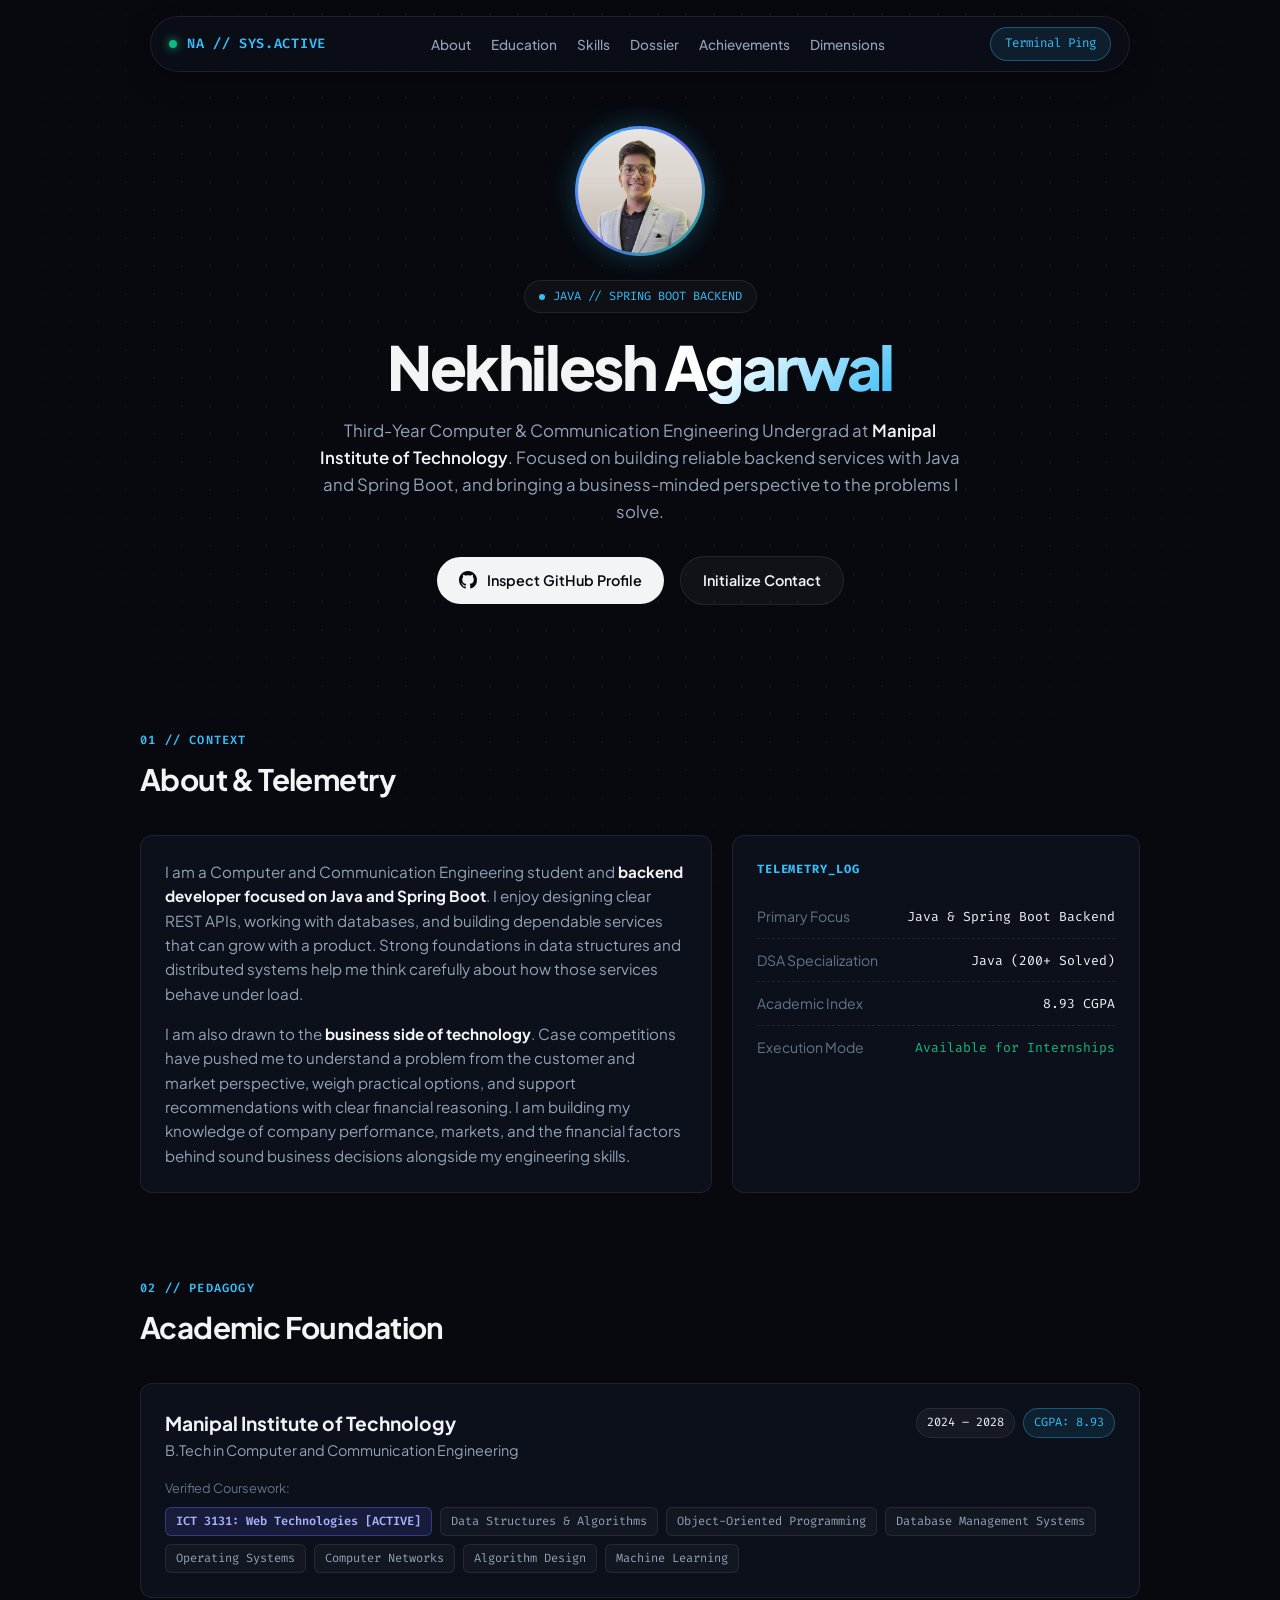
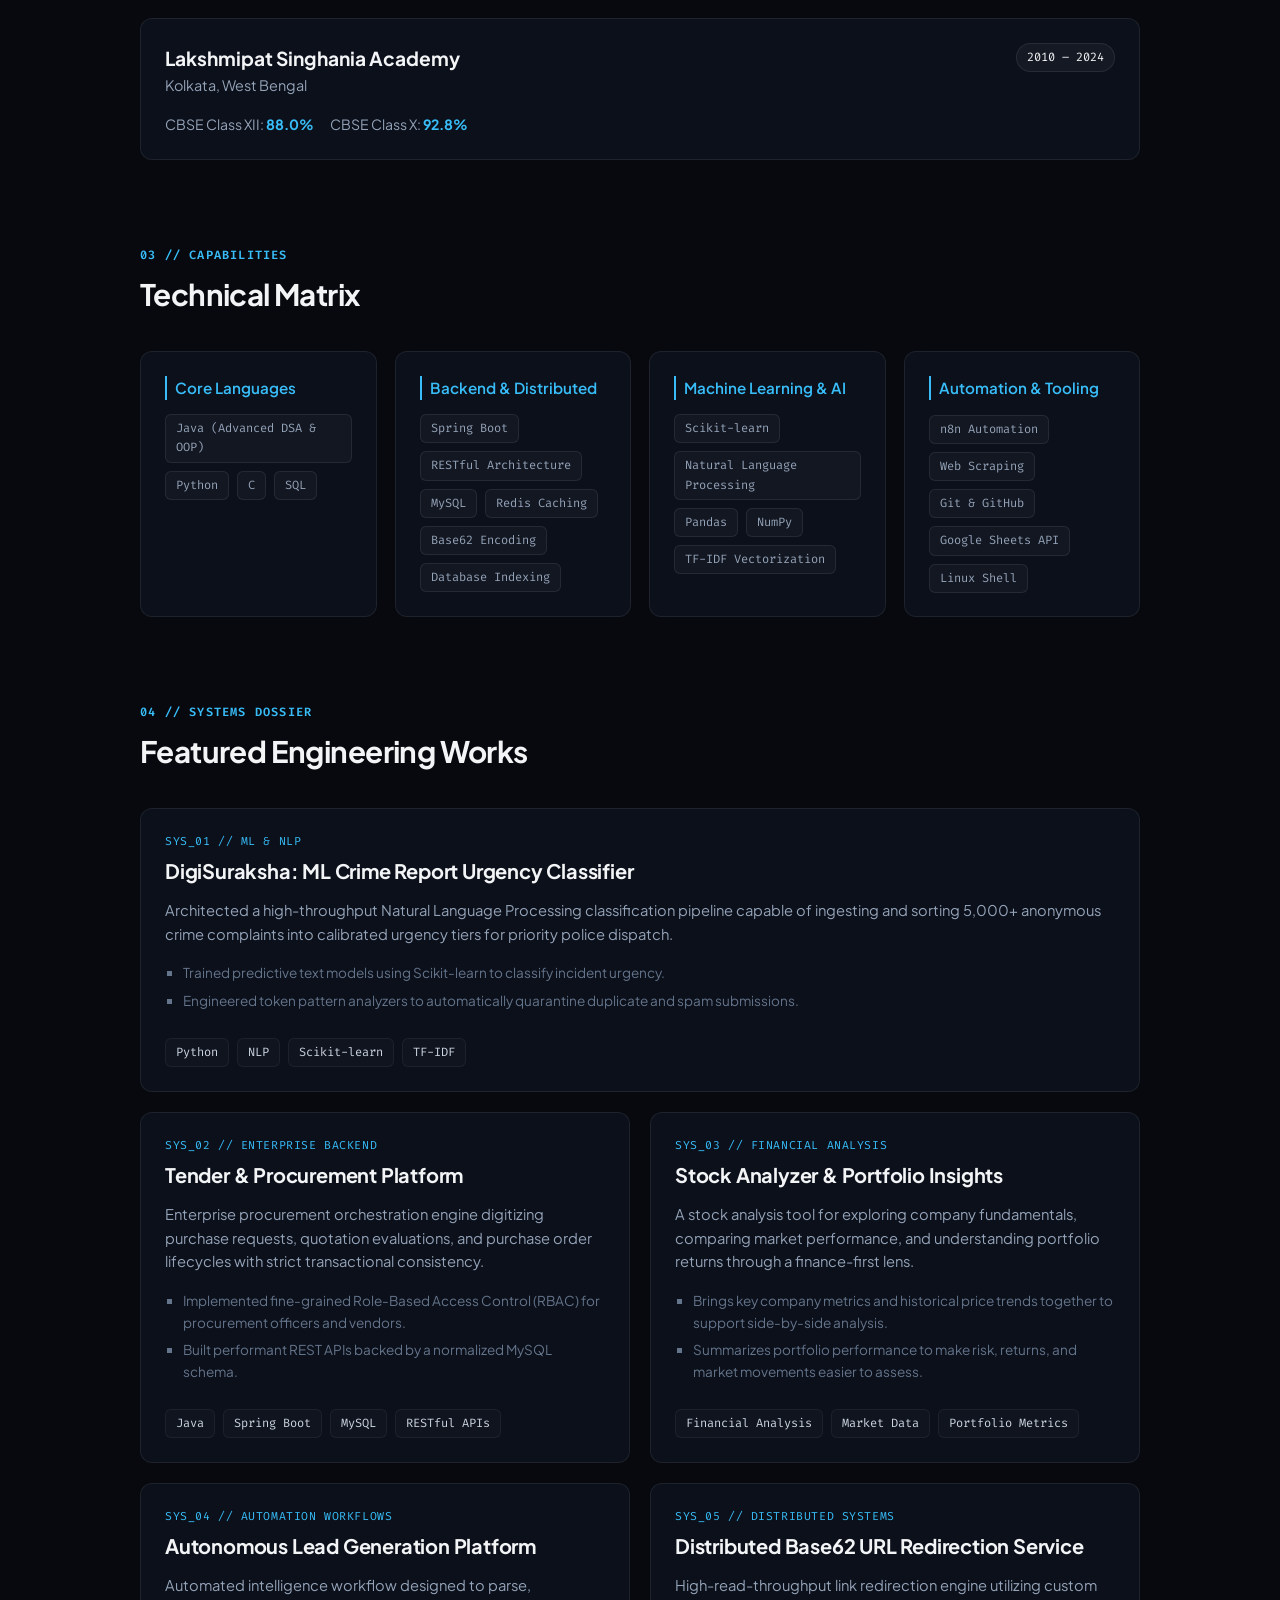
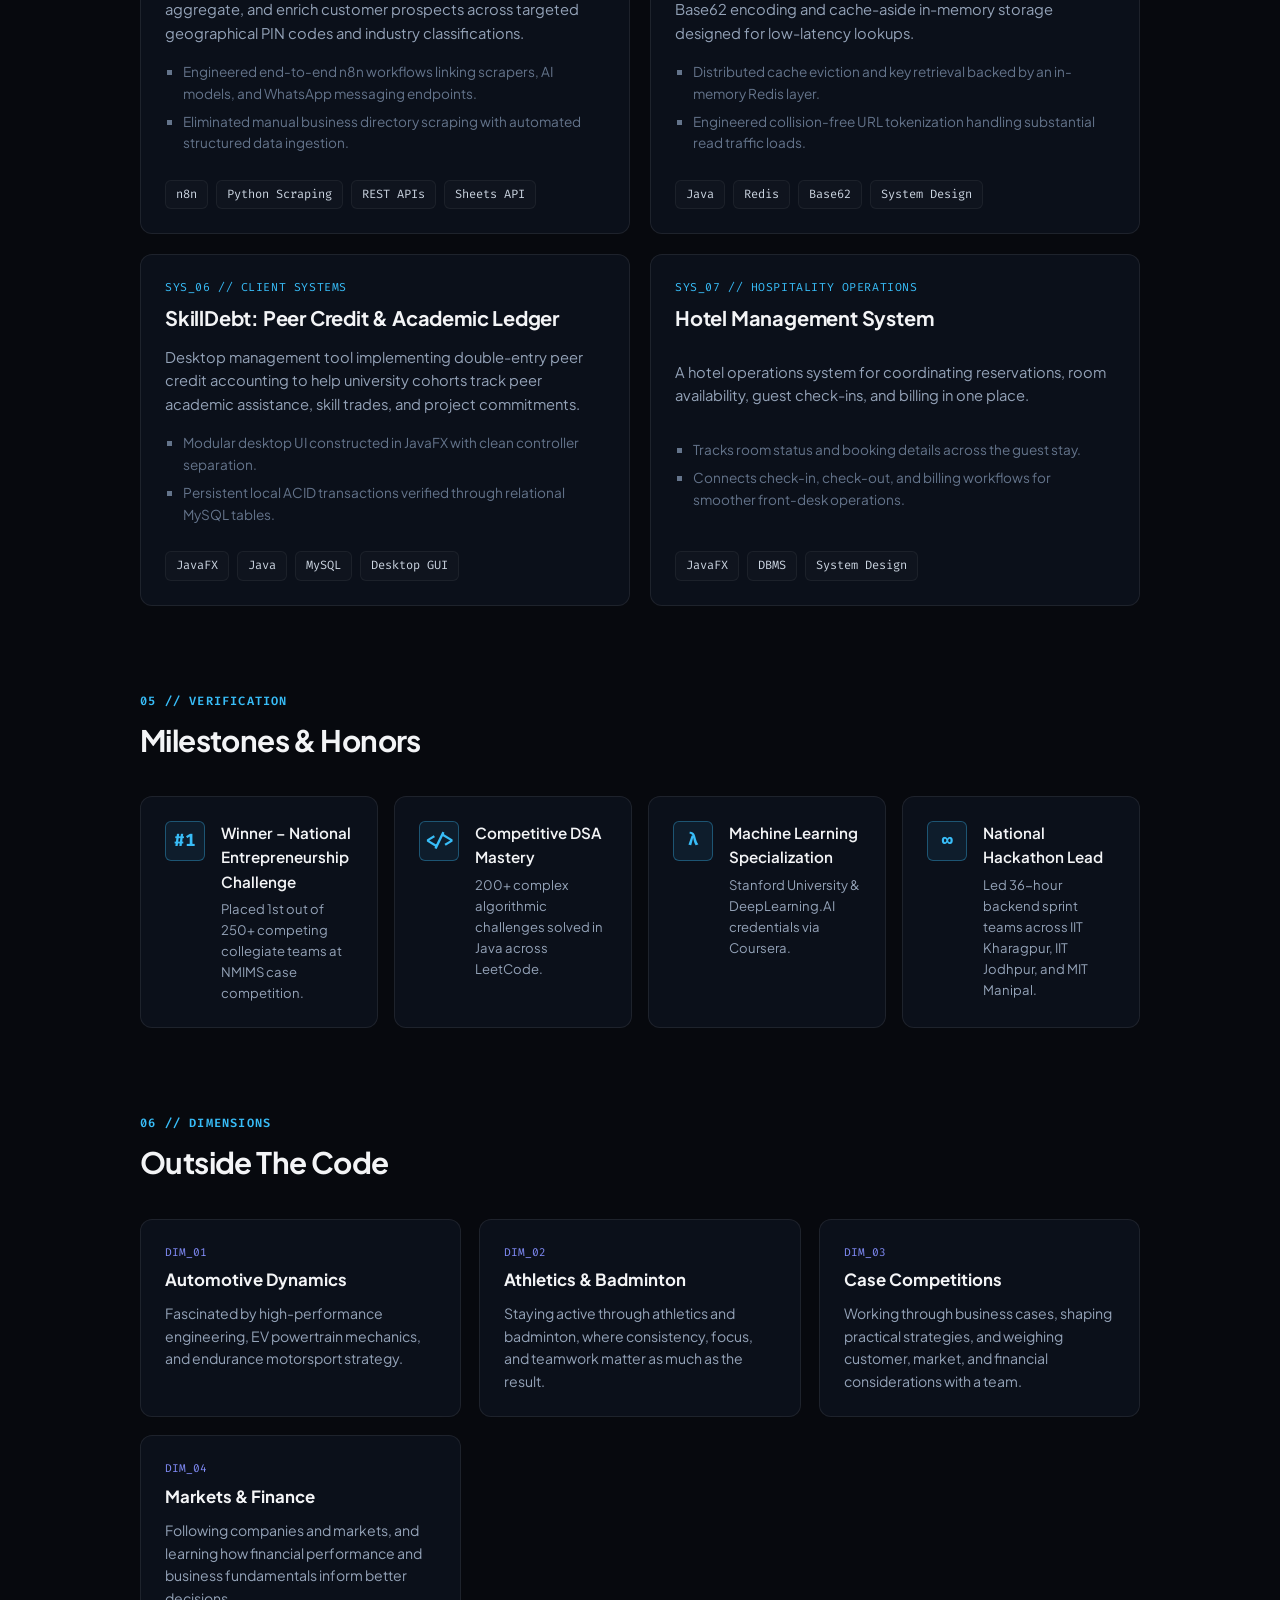
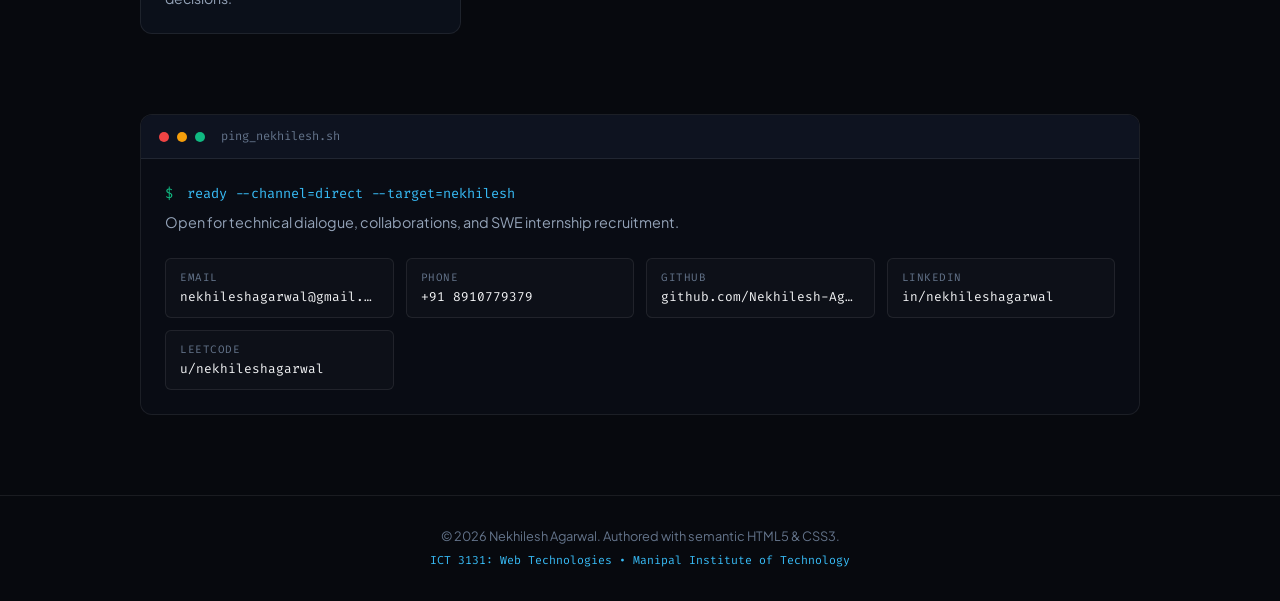
<file: index.html>
<!DOCTYPE html>
<html lang="en">
<head>
  <meta charset="UTF-8" />
  <meta name="viewport" content="width=device-width, initial-scale=1.0" />
  <title>Nekhilesh Agarwal | Systems Architect & Backend Engineer</title>
  <meta name="description" content="Personal Profile and Engineering Dossier of Nekhilesh Agarwal - ICT 3131: Web Technologies." />
  
  <!-- Typography -->
  <link rel="preconnect" href="https://fonts.googleapis.com" />
  <link rel="preconnect" href="https://fonts.gstatic.com" crossorigin />
  <link href="https://fonts.googleapis.com/css2?family=Fira+Code:wght@400;500;600&family=Plus+Jakarta+Sans:wght@300;400;500;600;700;800&display=swap" rel="stylesheet" />
  
  <!-- Stylesheet -->
  <link rel="stylesheet" href="style.css" />
</head>
<body>

  <!-- Background Decorative Grid -->
  <div class="bg-grid-overlay" aria-hidden="true"></div>

  <!-- HUD Navigation -->
  <header class="navbar-wrapper">
    <nav class="hud-nav" aria-label="Main Navigation">
      <div class="nav-brand">
        <span class="status-pulse" aria-hidden="true"></span>
        <span class="brand-text">NA // SYS.ACTIVE</span>
      </div>
      <ul class="nav-links">
        <li><a href="#about">About</a></li>
        <li><a href="#education">Education</a></li>
        <li><a href="#skills">Skills</a></li>
        <li><a href="#projects">Dossier</a></li>
        <li><a href="#achievements">Achievements</a></li>
        <li><a href="#hobbies">Dimensions</a></li>
      </ul>
      <a href="#contact" class="btn-terminal-sm">Terminal Ping</a>
    </nav>
  </header>

  <main class="page-container">

    <!-- Hero Section -->
    <section class="hero-section" id="hero">
      <div class="hero-avatar-wrapper">
        <div class="avatar-ring">
          <img src="profile.jpg" alt="Portrait of Nekhilesh Agarwal" class="hero-avatar" />
        </div>
      </div>
      
      <div class="hero-badge">
        <span class="badge-dot"></span>
        <span>JAVA // SPRING BOOT BACKEND</span>
      </div>

      <h1 class="hero-title">
        Nekhilesh <span class="gradient-text">Agarwal</span>
      </h1>
      
      <p class="hero-subtext">
        Third-Year Computer &amp; Communication Engineering Undergrad at 
        <strong>Manipal Institute of Technology</strong>. Focused on building reliable backend services with Java and Spring Boot, 
        and bringing a business-minded perspective to the problems I solve.
      </p>

      <div class="hero-actions">
        <a href="https://github.com/Nekhilesh-Agarwal" target="_blank" rel="noopener noreferrer" class="btn-primary">
          <svg class="icon" viewBox="0 0 24 24" width="18" height="18" fill="currentColor">
            <path d="M12 0C5.37 0 0 5.37 0 12c0 5.31 3.435 9.795 8.205 11.385.6.105.825-.255.825-.57 0-.285-.015-1.23-.015-2.235-3.015.555-3.795-.735-4.035-1.41-.135-.345-.72-1.41-1.23-1.695-.42-.225-1.02-.78-.015-.795.945-.015 1.62.87 1.845 1.23 1.08 1.815 2.805 1.305 3.495.99.105-.78.42-1.305.765-1.605-2.67-.3-5.46-1.335-5.46-5.925 0-1.305.465-2.385 1.23-3.225-.12-.3-.54-1.53.12-3.18 0 0 1.005-.315 3.3 1.23.96-.27 1.98-.405 3-.405s2.04.135 3 .405c2.295-1.56 3.3-1.23 3.3-1.23.66 1.65.24 2.88.12 3.18.765.84 1.23 1.905 1.23 3.225 0 4.605-2.805 5.625-5.475 5.925.435.375.81 1.095.81 2.22 0 1.605-.015 2.895-.015 3.3 0 .315.225.69.825.57A12.02 12.02 0 0024 12c0-6.63-5.37-12-12-12z"/>
          </svg>
          Inspect GitHub Profile
        </a>
        <a href="#contact" class="btn-secondary">Initialize Contact</a>
      </div>
    </section>

    <!-- About Me Section -->
    <section class="section-container" id="about">
      <div class="section-header">
        <span class="section-tag">01 // CONTEXT</span>
        <h2>About &amp; Telemetry</h2>
      </div>
      
      <div class="about-grid">
        <div class="glass-card about-narrative">
          <p>
            I am a Computer and Communication Engineering student and <strong>backend developer focused on Java and Spring Boot</strong>. 
            I enjoy designing clear REST APIs, working with databases, and building dependable services that can grow with a product. 
            Strong foundations in data structures and distributed systems help me think carefully about how those services behave under load.
          </p>
          <p>
            I am also drawn to the <strong>business side of technology</strong>. Case competitions have pushed me to understand a problem from the customer and market perspective, weigh practical options, and support recommendations with clear financial reasoning. I am building my knowledge of company performance, markets, and the financial factors behind sound business decisions alongside my engineering skills.
          </p>
        </div>

        <div class="glass-card telemetry-card">
          <h3 class="card-subtitle">TELEMETRY_LOG</h3>
          <ul class="telemetry-list">
            <li>
              <span class="t-key">Primary Focus</span>
              <span class="t-val">Java &amp; Spring Boot Backend</span>
            </li>
            <li>
              <span class="t-key">DSA Specialization</span>
              <span class="t-val">Java (200+ Solved)</span>
            </li>
            <li>
              <span class="t-key">Academic Index</span>
              <span class="t-val">8.93 CGPA</span>
            </li>
            <li>
              <span class="t-key">Execution Mode</span>
              <span class="t-val highlight-green">Available for Internships</span>
            </li>
          </ul>
        </div>
      </div>
    </section>

    <!-- Education Section -->
    <section class="section-container" id="education">
      <div class="section-header">
        <span class="section-tag">02 // PEDAGOGY</span>
        <h2>Academic Foundation</h2>
      </div>

      <div class="timeline-wrapper">
        <div class="timeline-item glass-card">
          <div class="timeline-top">
            <div>
              <h3 class="item-title">Manipal Institute of Technology</h3>
              <p class="item-sub">B.Tech in Computer and Communication Engineering</p>
            </div>
            <div class="item-metrics">
              <span class="metric-pill">2024 &ndash; 2028</span>
              <span class="metric-pill accent">CGPA: 8.93</span>
            </div>
          </div>
          
          <div class="coursework-box">
            <span class="coursework-label">Verified Coursework:</span>
            <div class="chip-container">
              <span class="chip chip-special">ICT 3131: Web Technologies [ACTIVE]</span>
              <span class="chip">Data Structures &amp; Algorithms</span>
              <span class="chip">Object-Oriented Programming</span>
              <span class="chip">Database Management Systems</span>
              <span class="chip">Operating Systems</span>
              <span class="chip">Computer Networks</span>
              <span class="chip">Algorithm Design</span>
              <span class="chip">Machine Learning</span>
            </div>
          </div>
        </div>

        <div class="timeline-item glass-card">
          <div class="timeline-top">
            <div>
              <h3 class="item-title">Lakshmipat Singhania Academy</h3>
              <p class="item-sub">Kolkata, West Bengal</p>
            </div>
            <div class="item-metrics">
              <span class="metric-pill">2010 &ndash; 2024</span>
            </div>
          </div>
          <div class="school-grades">
            <span class="grade-badge">CBSE Class XII: <strong>88.0%</strong></span>
            <span class="grade-badge">CBSE Class X: <strong>92.8%</strong></span>
          </div>
        </div>
      </div>
    </section>

    <!-- Skills Matrix Section -->
    <section class="section-container" id="skills">
      <div class="section-header">
        <span class="section-tag">03 // CAPABILITIES</span>
        <h2>Technical Matrix</h2>
      </div>

      <div class="skills-grid">
        <div class="glass-card skill-block">
          <h3 class="skill-category">Core Languages</h3>
          <div class="chip-container">
            <span class="chip">Java (Advanced DSA &amp; OOP)</span>
            <span class="chip">Python</span>
            <span class="chip">C</span>
            <span class="chip">SQL</span>
          </div>
        </div>

        <div class="glass-card skill-block">
          <h3 class="skill-category">Backend &amp; Distributed</h3>
          <div class="chip-container">
            <span class="chip">Spring Boot</span>
            <span class="chip">RESTful Architecture</span>
            <span class="chip">MySQL</span>
            <span class="chip">Redis Caching</span>
            <span class="chip">Base62 Encoding</span>
            <span class="chip">Database Indexing</span>
          </div>
        </div>

        <div class="glass-card skill-block">
          <h3 class="skill-category">Machine Learning &amp; AI</h3>
          <div class="chip-container">
            <span class="chip">Scikit-learn</span>
            <span class="chip">Natural Language Processing</span>
            <span class="chip">Pandas</span>
            <span class="chip">NumPy</span>
            <span class="chip">TF-IDF Vectorization</span>
          </div>
        </div>

        <div class="glass-card skill-block">
          <h3 class="skill-category">Automation &amp; Tooling</h3>
          <div class="chip-container">
            <span class="chip">n8n Automation</span>
            <span class="chip">Web Scraping</span>
            <span class="chip">Git &amp; GitHub</span>
            <span class="chip">Google Sheets API</span>
            <span class="chip">Linux Shell</span>
          </div>
        </div>
      </div>
    </section>

    <!-- Engineering Projects Dossier Section -->
    <section class="section-container" id="projects">
      <div class="section-header">
        <span class="section-tag">04 // SYSTEMS DOSSIER</span>
        <h2>Featured Engineering Works</h2>
      </div>

      <div class="projects-bento">

        <!-- Project 1 -->
        <article class="glass-card project-card featured">
          <div class="project-header">
            <span class="project-num">SYS_01 // ML &amp; NLP</span>
            <h3 class="project-name">DigiSuraksha: ML Crime Report Urgency Classifier</h3>
          </div>
          <p class="project-summary">
            Architected a high-throughput Natural Language Processing classification pipeline capable of ingesting 
            and sorting 5,000+ anonymous crime complaints into calibrated urgency tiers for priority police dispatch.
          </p>
          <ul class="project-specs">
            <li>Trained predictive text models using Scikit-learn to classify incident urgency.</li>
            <li>Engineered token pattern analyzers to automatically quarantine duplicate and spam submissions.</li>
          </ul>
          <div class="project-footer">
            <div class="chip-container">
              <span class="chip tech">Python</span>
              <span class="chip tech">NLP</span>
              <span class="chip tech">Scikit-learn</span>
              <span class="chip tech">TF-IDF</span>
            </div>
          </div>
        </article>

        <!-- Project 2 -->
        <article class="glass-card project-card">
          <div class="project-header">
            <span class="project-num">SYS_02 // ENTERPRISE BACKEND</span>
            <h3 class="project-name">Tender &amp; Procurement Platform</h3>
          </div>
          <p class="project-summary">
            Enterprise procurement orchestration engine digitizing purchase requests, quotation evaluations, 
            and purchase order lifecycles with strict transactional consistency.
          </p>
          <ul class="project-specs">
            <li>Implemented fine-grained Role-Based Access Control (RBAC) for procurement officers and vendors.</li>
            <li>Built performant REST APIs backed by a normalized MySQL schema.</li>
          </ul>
          <div class="project-footer">
            <div class="chip-container">
              <span class="chip tech">Java</span>
              <span class="chip tech">Spring Boot</span>
              <span class="chip tech">MySQL</span>
              <span class="chip tech">RESTful APIs</span>
            </div>
          </div>
        </article>

        <!-- Project 3 -->
        <article class="glass-card project-card">
          <div class="project-header">
            <span class="project-num">SYS_03 // FINANCIAL ANALYSIS</span>
            <h3 class="project-name">Stock Analyzer &amp; Portfolio Insights</h3>
          </div>
          <p class="project-summary">
            A stock analysis tool for exploring company fundamentals, comparing market performance, and understanding portfolio returns through a finance-first lens.
          </p>
          <ul class="project-specs">
            <li>Brings key company metrics and historical price trends together to support side-by-side analysis.</li>
            <li>Summarizes portfolio performance to make risk, returns, and market movements easier to assess.</li>
          </ul>
          <div class="project-footer">
            <div class="chip-container">
              <span class="chip tech">Financial Analysis</span>
              <span class="chip tech">Market Data</span>
              <span class="chip tech">Portfolio Metrics</span>
            </div>
          </div>
        </article>

        <!-- Project 4 -->
        <article class="glass-card project-card">
          <div class="project-header">
            <span class="project-num">SYS_04 // AUTOMATION WORKFLOWS</span>
            <h3 class="project-name">Autonomous Lead Generation Platform</h3>
          </div>
          <p class="project-summary">
            Automated intelligence workflow designed to parse, aggregate, and enrich customer prospects across 
            targeted geographical PIN codes and industry classifications.
          </p>
          <ul class="project-specs">
            <li>Engineered end-to-end n8n workflows linking scrapers, AI models, and WhatsApp messaging endpoints.</li>
            <li>Eliminated manual business directory scraping with automated structured data ingestion.</li>
          </ul>
          <div class="project-footer">
            <div class="chip-container">
              <span class="chip tech">n8n</span>
              <span class="chip tech">Python Scraping</span>
              <span class="chip tech">REST APIs</span>
              <span class="chip tech">Sheets API</span>
            </div>
          </div>
        </article>

        <!-- Project 5 -->
        <article class="glass-card project-card">
          <div class="project-header">
            <span class="project-num">SYS_05 // DISTRIBUTED SYSTEMS</span>
            <h3 class="project-name">Distributed Base62 URL Redirection Service</h3>
          </div>
          <p class="project-summary">
            High-read-throughput link redirection engine utilizing custom Base62 encoding and cache-aside 
            in-memory storage designed for low-latency lookups.
          </p>
          <ul class="project-specs">
            <li>Distributed cache eviction and key retrieval backed by an in-memory Redis layer.</li>
            <li>Engineered collision-free URL tokenization handling substantial read traffic loads.</li>
          </ul>
          <div class="project-footer">
            <div class="chip-container">
              <span class="chip tech">Java</span>
              <span class="chip tech">Redis</span>
              <span class="chip tech">Base62</span>
              <span class="chip tech">System Design</span>
            </div>
          </div>
        </article>

        <!-- Project 6 -->
        <article class="glass-card project-card">
          <div class="project-header">
            <span class="project-num">SYS_06 // CLIENT SYSTEMS</span>
            <h3 class="project-name">SkillDebt: Peer Credit &amp; Academic Ledger</h3>
          </div>
          <p class="project-summary">
            Desktop management tool implementing double-entry peer credit accounting to help university cohorts 
            track peer academic assistance, skill trades, and project commitments.
          </p>
          <ul class="project-specs">
            <li>Modular desktop UI constructed in JavaFX with clean controller separation.</li>
            <li>Persistent local ACID transactions verified through relational MySQL tables.</li>
          </ul>
          <div class="project-footer">
            <div class="chip-container">
              <span class="chip tech">JavaFX</span>
              <span class="chip tech">Java</span>
              <span class="chip tech">MySQL</span>
              <span class="chip tech">Desktop GUI</span>
            </div>
          </div>
        </article>

        <!-- Project 7 -->
        <article class="glass-card project-card">
          <div class="project-header">
            <span class="project-num">SYS_07 // HOSPITALITY OPERATIONS</span>
            <h3 class="project-name">Hotel Management System</h3>
          </div>
          <p class="project-summary">
            A hotel operations system for coordinating reservations, room availability, guest check-ins, and billing in one place.
          </p>
          <ul class="project-specs">
            <li>Tracks room status and booking details across the guest stay.</li>
            <li>Connects check-in, check-out, and billing workflows for smoother front-desk operations.</li>
          </ul>
          <div class="project-footer">
            <div class="chip-container">
              <span class="chip tech">JavaFX</span>
              <span class="chip tech">DBMS</span>
              <span class="chip tech">System Design</span>
            </div>
          </div>
        </article>

      </div>
    </section>

    <!-- Achievements Section -->
    <section class="section-container" id="achievements">
      <div class="section-header">
        <span class="section-tag">05 // VERIFICATION</span>
        <h2>Milestones &amp; Honors</h2>
      </div>

      <div class="achieve-grid">
        <div class="glass-card achieve-card">
          <div class="achieve-icon">&num;1</div>
          <div class="achieve-content">
            <h3>Winner &ndash; National Entrepreneurship Challenge</h3>
            <p>Placed 1st out of 250+ competing collegiate teams at NMIMS case competition.</p>
          </div>
        </div>

        <div class="glass-card achieve-card">
          <div class="achieve-icon">&lt;/&gt;</div>
          <div class="achieve-content">
            <h3>Competitive DSA Mastery</h3>
            <p>200+ complex algorithmic challenges solved in Java across LeetCode.</p>
          </div>
        </div>

        <div class="glass-card achieve-card">
          <div class="achieve-icon">&lambda;</div>
          <div class="achieve-content">
            <h3>Machine Learning Specialization</h3>
            <p>Stanford University &amp; DeepLearning.AI credentials via Coursera.</p>
          </div>
        </div>

        <div class="glass-card achieve-card">
          <div class="achieve-icon">&infin;</div>
          <div class="achieve-content">
            <h3>National Hackathon Lead</h3>
            <p>Led 36-hour backend sprint teams across IIT Kharagpur, IIT Jodhpur, and MIT Manipal.</p>
          </div>
        </div>
      </div>
    </section>

    <!-- Dimensions / Hobbies Section -->
    <section class="section-container" id="hobbies">
      <div class="section-header">
        <span class="section-tag">06 // DIMENSIONS</span>
        <h2>Outside The Code</h2>
      </div>

      <div class="hobbies-grid">
        <div class="glass-card hobby-card">
          <span class="hobby-code">DIM_01</span>
          <h3>Automotive Dynamics</h3>
          <p>Fascinated by high-performance engineering, EV powertrain mechanics, and endurance motorsport strategy.</p>
        </div>
        <div class="glass-card hobby-card">
          <span class="hobby-code">DIM_02</span>
          <h3>Athletics &amp; Badminton</h3>
          <p>Staying active through athletics and badminton, where consistency, focus, and teamwork matter as much as the result.</p>
        </div>
        <div class="glass-card hobby-card">
          <span class="hobby-code">DIM_03</span>
          <h3>Case Competitions</h3>
          <p>Working through business cases, shaping practical strategies, and weighing customer, market, and financial considerations with a team.</p>
        </div>
        <div class="glass-card hobby-card">
          <span class="hobby-code">DIM_04</span>
          <h3>Markets &amp; Finance</h3>
          <p>Following companies and markets, and learning how financial performance and business fundamentals inform better decisions.</p>
        </div>
      </div>
    </section>

    <!-- Contact Section -->
    <section class="section-container" id="contact">
      <div class="glass-card contact-terminal">
        <div class="terminal-bar">
          <span class="t-circle red"></span>
          <span class="t-circle yellow"></span>
          <span class="t-circle green"></span>
          <span class="terminal-title">ping_nekhilesh.sh</span>
        </div>

        <div class="terminal-body">
          <p class="console-line"><span class="prompt">$</span> ready --channel=direct --target=nekhilesh</p>
          <p class="console-output">Open for technical dialogue, collaborations, and SWE internship recruitment.</p>

          <div class="contact-links-grid">
            <a href="mailto:nekhileshagarwal@gmail.com" class="contact-chip">
              <span class="chip-type">EMAIL</span>
              <span class="chip-data">nekhileshagarwal@gmail.com</span>
            </a>

            <a href="tel:+918910779379" class="contact-chip">
              <span class="chip-type">PHONE</span>
              <span class="chip-data">+91 8910779379</span>
            </a>

            <a href="https://github.com/Nekhilesh-Agarwal" target="_blank" rel="noopener noreferrer" class="contact-chip">
              <span class="chip-type">GITHUB</span>
              <span class="chip-data">github.com/Nekhilesh-Agarwal</span>
            </a>

            <a href="https://www.linkedin.com/in/nekhileshagarwal/" target="_blank" rel="noopener noreferrer" class="contact-chip">
              <span class="chip-type">LINKEDIN</span>
              <span class="chip-data">in/nekhileshagarwal</span>
            </a>

            <a href="https://leetcode.com/u/nekhileshagarwal/" target="_blank" rel="noopener noreferrer" class="contact-chip">
              <span class="chip-type">LEETCODE</span>
              <span class="chip-data">u/nekhileshagarwal</span>
            </a>
          </div>
        </div>
      </div>
    </section>

  </main>

  <!-- Modern Technical Footer -->
  <footer class="footer-wrapper">
    <div class="footer-content">
      <p>&copy; 2026 Nekhilesh Agarwal. Authored with semantic HTML5 &amp; CSS3.</p>
      <p class="footer-tag">ICT 3131: Web Technologies &bull; Manipal Institute of Technology</p>
    </div>
  </footer>

</body>
</html>
</file>
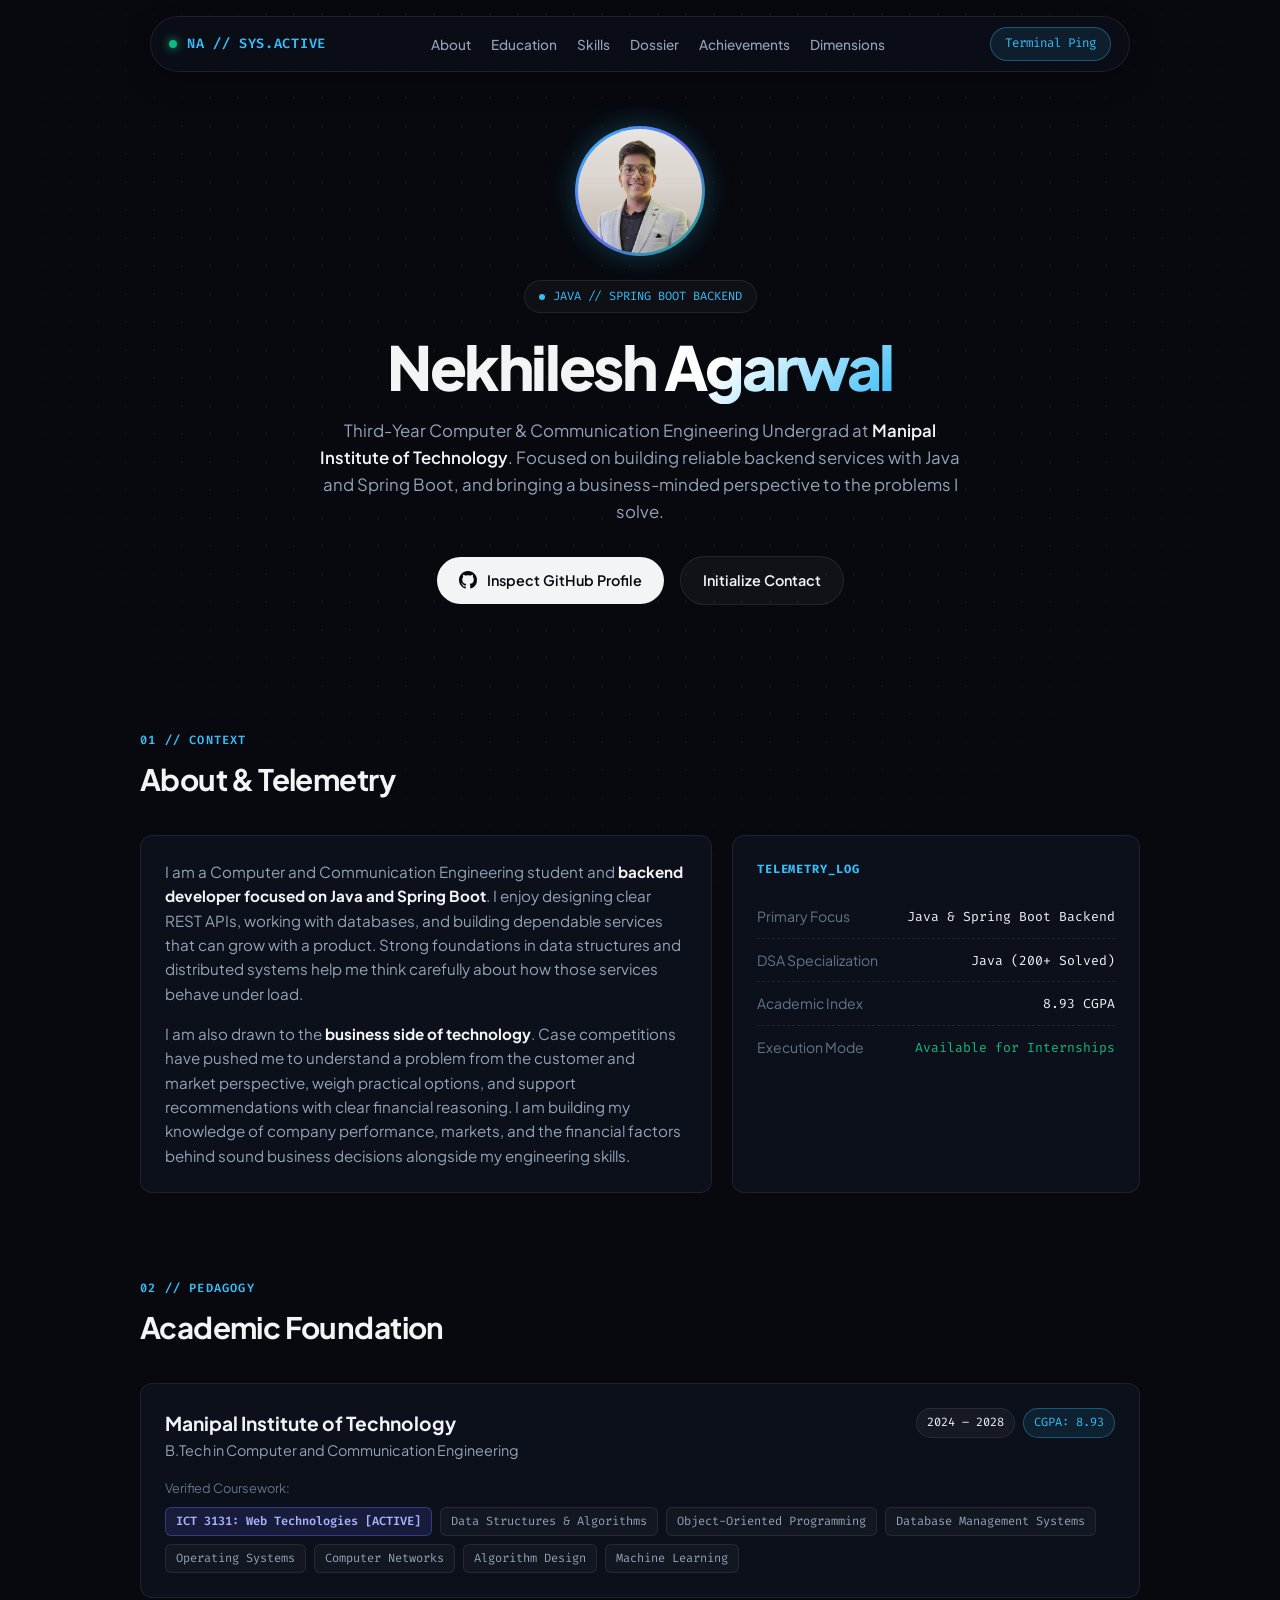
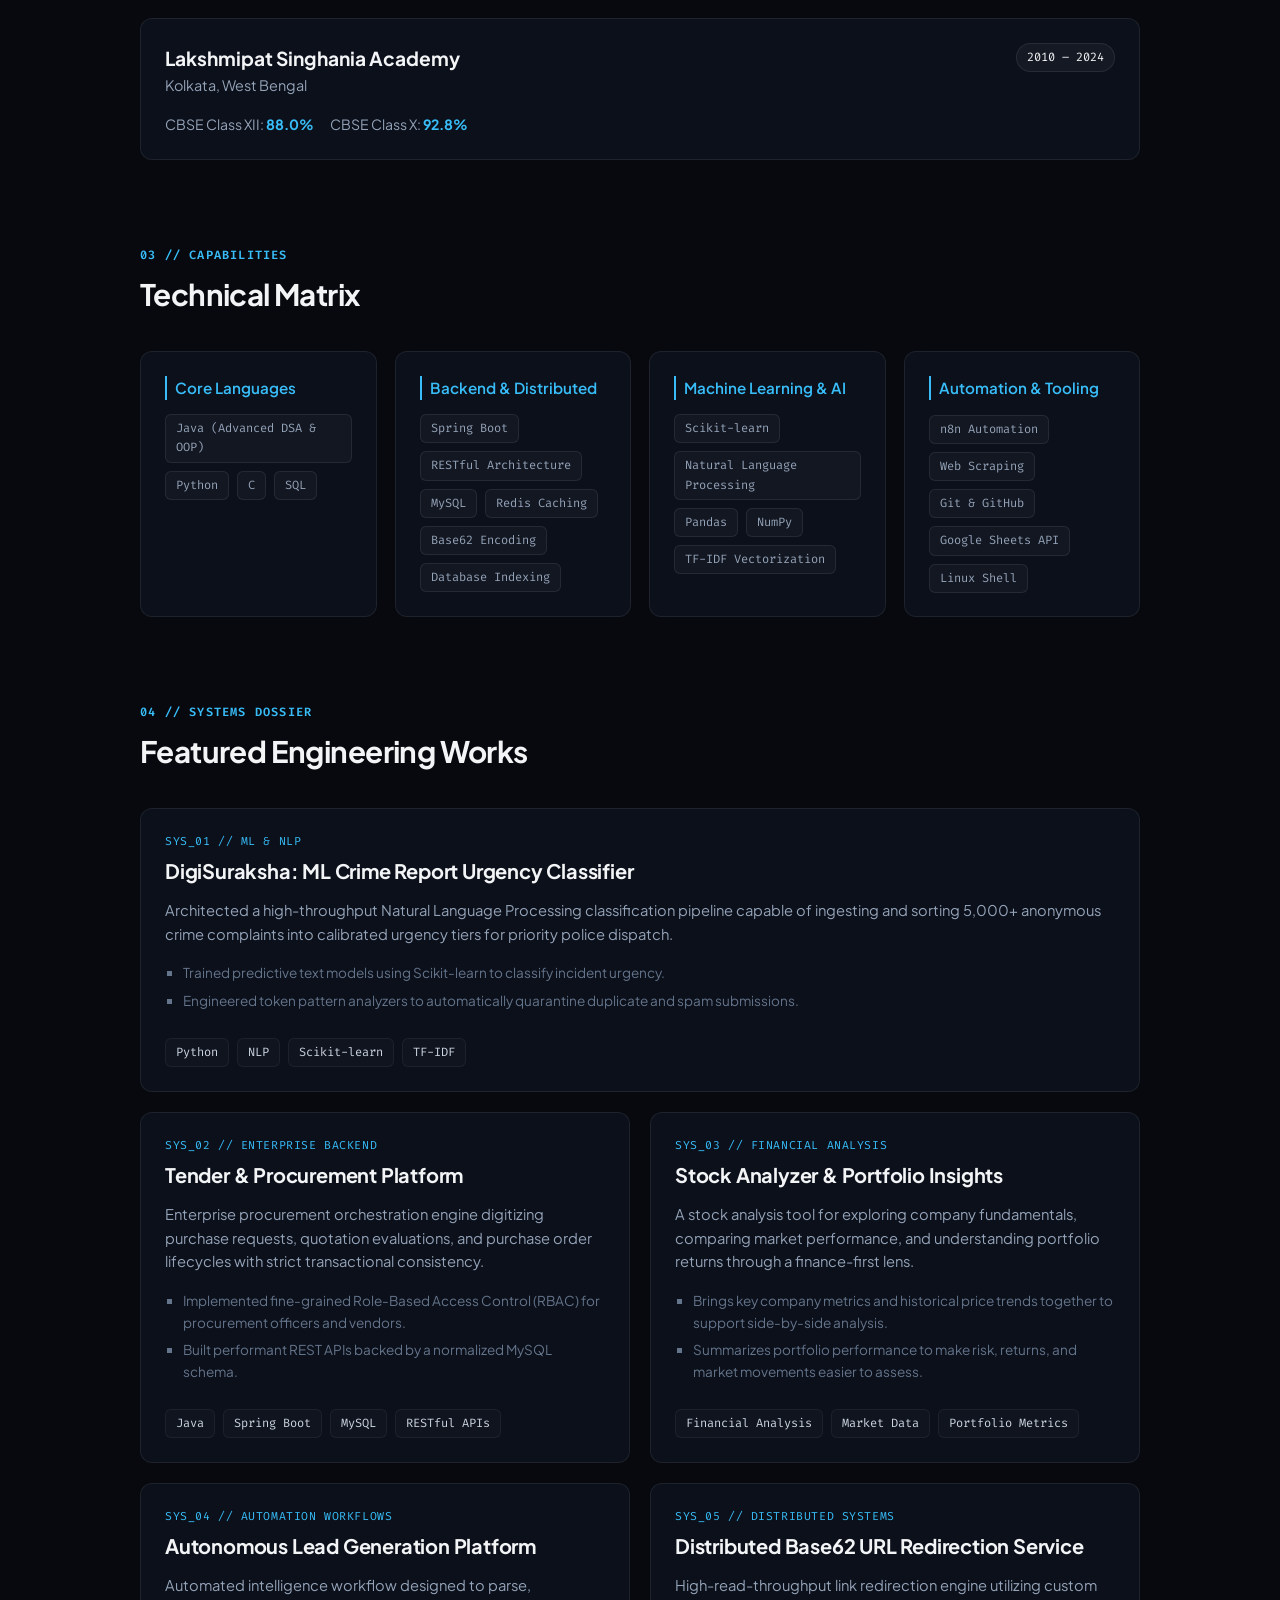
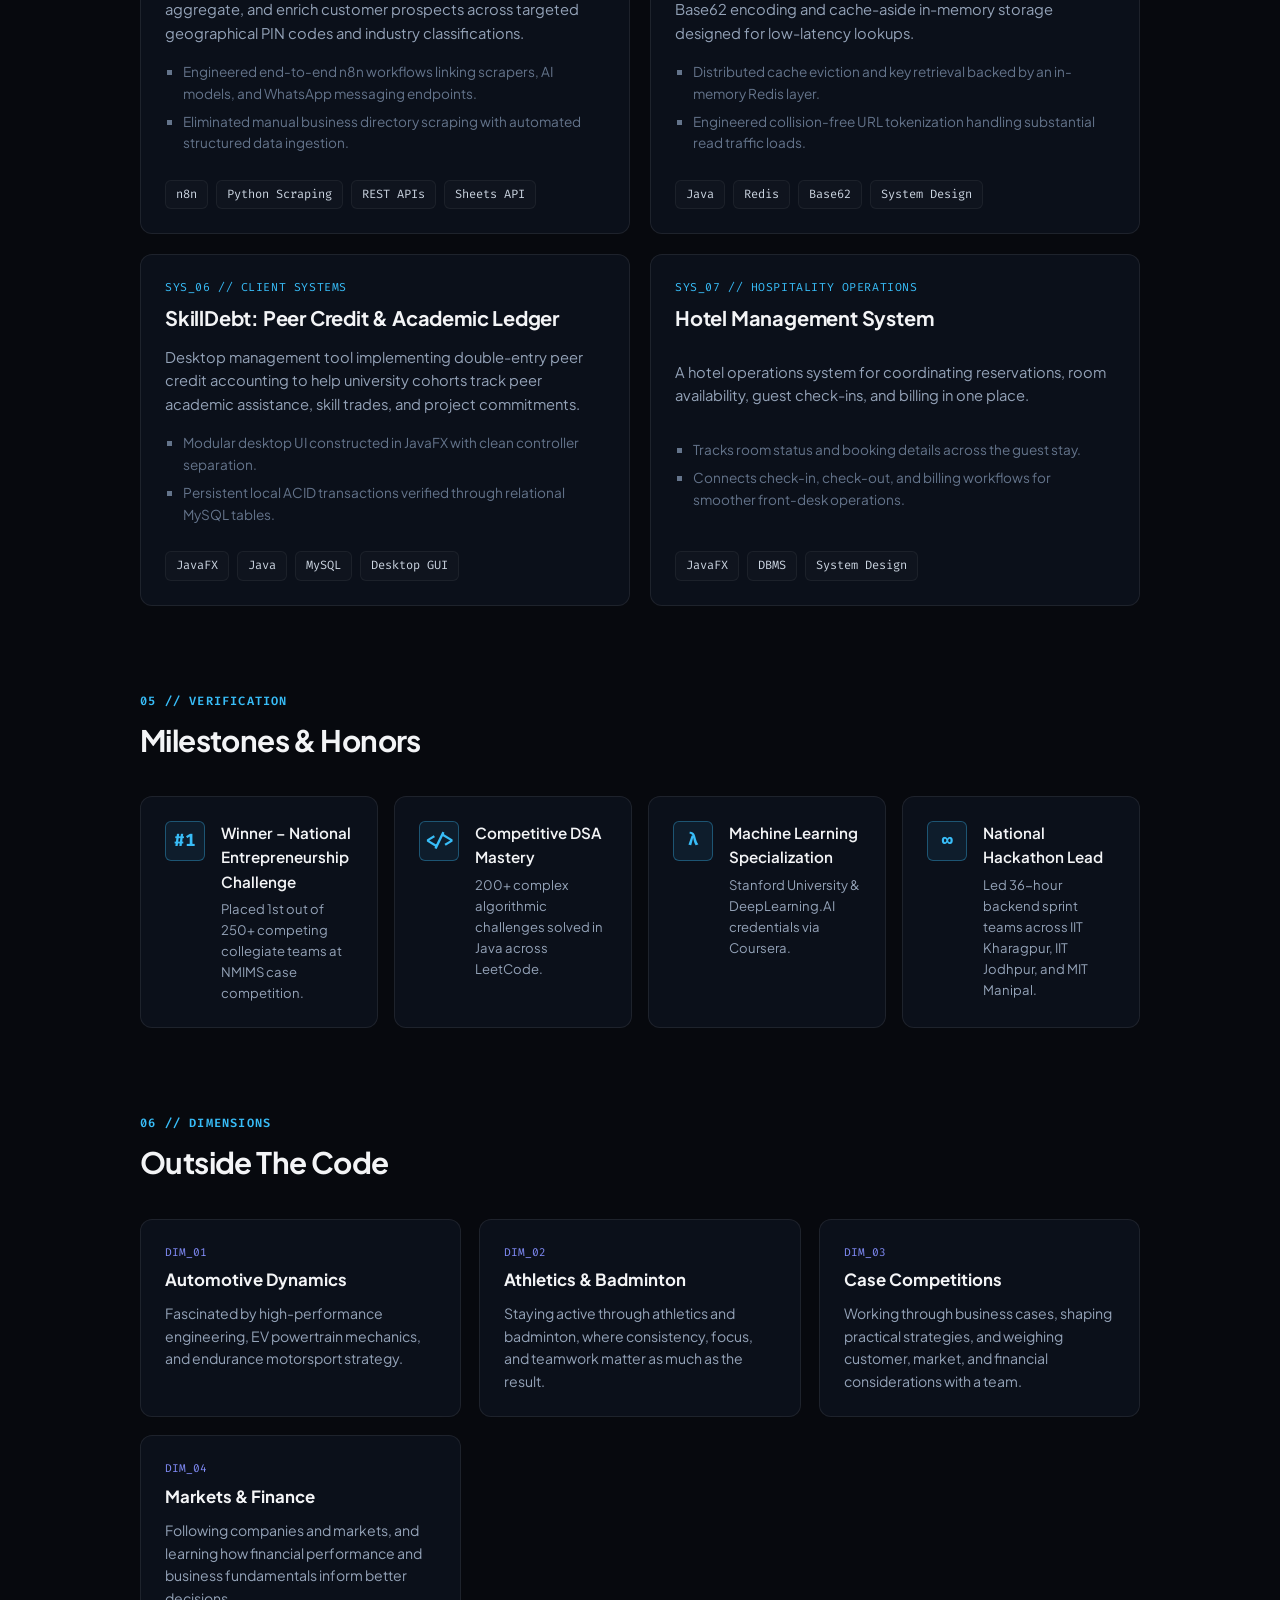
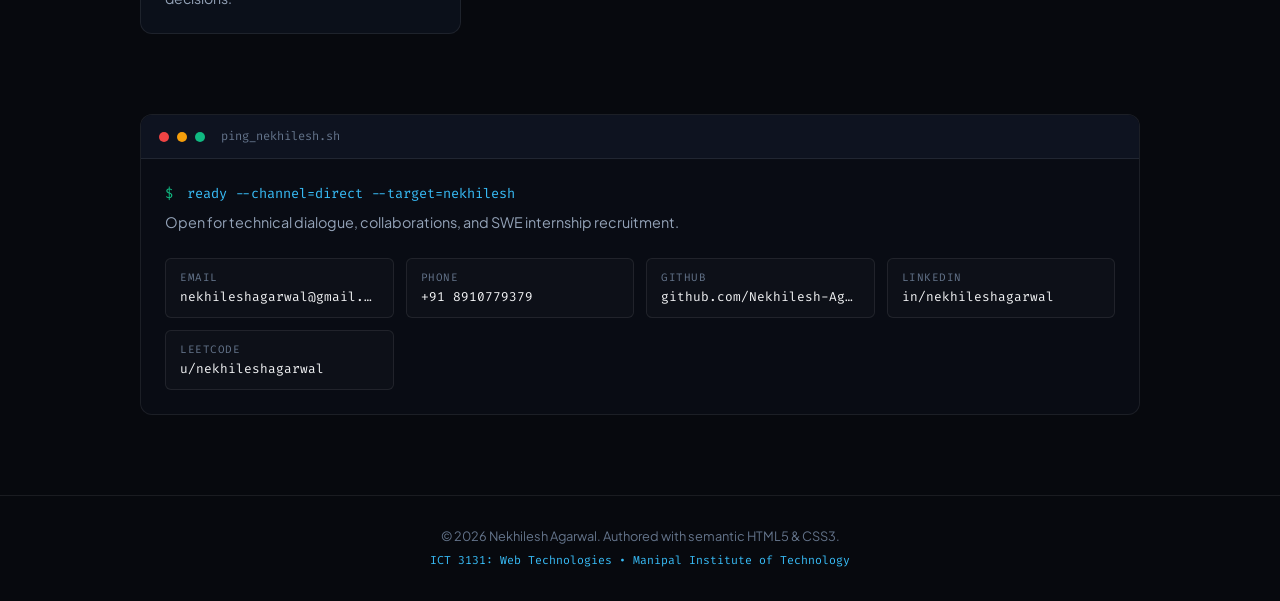
<file: portfolio.html>
<!DOCTYPE html>
<html lang="en">
<head>
  <meta charset="UTF-8" />
  <meta name="viewport" content="width=device-width, initial-scale=1.0" />
  <title>Nekhilesh Agarwal | Systems Architect & Backend Engineer</title>
  <meta name="description" content="Personal Profile and Engineering Dossier of Nekhilesh Agarwal - ICT 3131: Web Technologies." />
  
  <!-- Typography -->
  <link rel="preconnect" href="https://fonts.googleapis.com" />
  <link rel="preconnect" href="https://fonts.gstatic.com" crossorigin />
  <link href="https://fonts.googleapis.com/css2?family=Fira+Code:wght@400;500;600&family=Plus+Jakarta+Sans:wght@300;400;500;600;700;800&display=swap" rel="stylesheet" />
  
  <!-- Stylesheet -->
  <link rel="stylesheet" href="style.css" />
</head>
<body>

  <!-- Background Decorative Grid -->
  <div class="bg-grid-overlay" aria-hidden="true"></div>

  <!-- HUD Navigation -->
  <header class="navbar-wrapper">
    <nav class="hud-nav" aria-label="Main Navigation">
      <div class="nav-brand">
        <span class="status-pulse" aria-hidden="true"></span>
        <span class="brand-text">NA // SYS.ACTIVE</span>
      </div>
      <ul class="nav-links">
        <li><a href="#about">About</a></li>
        <li><a href="#education">Education</a></li>
        <li><a href="#skills">Skills</a></li>
        <li><a href="#projects">Dossier</a></li>
        <li><a href="#achievements">Achievements</a></li>
        <li><a href="#hobbies">Dimensions</a></li>
      </ul>
      <a href="#contact" class="btn-terminal-sm">Terminal Ping</a>
    </nav>
  </header>

  <main class="page-container">

    <!-- Hero Section -->
    <section class="hero-section" id="hero">
      <div class="hero-avatar-wrapper">
        <div class="avatar-ring">
          <img src="profile.jpg" alt="Portrait of Nekhilesh Agarwal" class="hero-avatar" />
        </div>
      </div>
      
      <div class="hero-badge">
        <span class="badge-dot"></span>
        <span>JAVA // SPRING BOOT BACKEND</span>
      </div>

      <h1 class="hero-title">
        Nekhilesh <span class="gradient-text">Agarwal</span>
      </h1>
      
      <p class="hero-subtext">
        Third-Year Computer &amp; Communication Engineering Undergrad at 
        <strong>Manipal Institute of Technology</strong>. Focused on building reliable backend services with Java and Spring Boot, 
        and bringing a business-minded perspective to the problems I solve.
      </p>

      <div class="hero-actions">
        <a href="https://github.com/Nekhilesh-Agarwal" target="_blank" rel="noopener noreferrer" class="btn-primary">
          <svg class="icon" viewBox="0 0 24 24" width="18" height="18" fill="currentColor">
            <path d="M12 0C5.37 0 0 5.37 0 12c0 5.31 3.435 9.795 8.205 11.385.6.105.825-.255.825-.57 0-.285-.015-1.23-.015-2.235-3.015.555-3.795-.735-4.035-1.41-.135-.345-.72-1.41-1.23-1.695-.42-.225-1.02-.78-.015-.795.945-.015 1.62.87 1.845 1.23 1.08 1.815 2.805 1.305 3.495.99.105-.78.42-1.305.765-1.605-2.67-.3-5.46-1.335-5.46-5.925 0-1.305.465-2.385 1.23-3.225-.12-.3-.54-1.53.12-3.18 0 0 1.005-.315 3.3 1.23.96-.27 1.98-.405 3-.405s2.04.135 3 .405c2.295-1.56 3.3-1.23 3.3-1.23.66 1.65.24 2.88.12 3.18.765.84 1.23 1.905 1.23 3.225 0 4.605-2.805 5.625-5.475 5.925.435.375.81 1.095.81 2.22 0 1.605-.015 2.895-.015 3.3 0 .315.225.69.825.57A12.02 12.02 0 0024 12c0-6.63-5.37-12-12-12z"/>
          </svg>
          Inspect GitHub Profile
        </a>
        <a href="#contact" class="btn-secondary">Initialize Contact</a>
      </div>
    </section>

    <!-- About Me Section -->
    <section class="section-container" id="about">
      <div class="section-header">
        <span class="section-tag">01 // CONTEXT</span>
        <h2>About &amp; Telemetry</h2>
      </div>
      
      <div class="about-grid">
        <div class="glass-card about-narrative">
          <p>
            I am a Computer and Communication Engineering student and <strong>backend developer focused on Java and Spring Boot</strong>. 
            I enjoy designing clear REST APIs, working with databases, and building dependable services that can grow with a product. 
            Strong foundations in data structures and distributed systems help me think carefully about how those services behave under load.
          </p>
          <p>
            I am also drawn to the <strong>business side of technology</strong>. Case competitions have pushed me to understand a problem from the customer and market perspective, weigh practical options, and support recommendations with clear financial reasoning. I am building my knowledge of company performance, markets, and the financial factors behind sound business decisions alongside my engineering skills.
          </p>
        </div>

        <div class="glass-card telemetry-card">
          <h3 class="card-subtitle">TELEMETRY_LOG</h3>
          <ul class="telemetry-list">
            <li>
              <span class="t-key">Primary Focus</span>
              <span class="t-val">Java &amp; Spring Boot Backend</span>
            </li>
            <li>
              <span class="t-key">DSA Specialization</span>
              <span class="t-val">Java (200+ Solved)</span>
            </li>
            <li>
              <span class="t-key">Academic Index</span>
              <span class="t-val">8.93 CGPA</span>
            </li>
            <li>
              <span class="t-key">Execution Mode</span>
              <span class="t-val highlight-green">Available for Internships</span>
            </li>
          </ul>
        </div>
      </div>
    </section>

    <!-- Education Section -->
    <section class="section-container" id="education">
      <div class="section-header">
        <span class="section-tag">02 // PEDAGOGY</span>
        <h2>Academic Foundation</h2>
      </div>

      <div class="timeline-wrapper">
        <div class="timeline-item glass-card">
          <div class="timeline-top">
            <div>
              <h3 class="item-title">Manipal Institute of Technology</h3>
              <p class="item-sub">B.Tech in Computer and Communication Engineering</p>
            </div>
            <div class="item-metrics">
              <span class="metric-pill">2024 &ndash; 2028</span>
              <span class="metric-pill accent">CGPA: 8.93</span>
            </div>
          </div>
          
          <div class="coursework-box">
            <span class="coursework-label">Verified Coursework:</span>
            <div class="chip-container">
              <span class="chip chip-special">ICT 3131: Web Technologies [ACTIVE]</span>
              <span class="chip">Data Structures &amp; Algorithms</span>
              <span class="chip">Object-Oriented Programming</span>
              <span class="chip">Database Management Systems</span>
              <span class="chip">Operating Systems</span>
              <span class="chip">Computer Networks</span>
              <span class="chip">Algorithm Design</span>
              <span class="chip">Machine Learning</span>
            </div>
          </div>
        </div>

        <div class="timeline-item glass-card">
          <div class="timeline-top">
            <div>
              <h3 class="item-title">Lakshmipat Singhania Academy</h3>
              <p class="item-sub">Kolkata, West Bengal</p>
            </div>
            <div class="item-metrics">
              <span class="metric-pill">2010 &ndash; 2024</span>
            </div>
          </div>
          <div class="school-grades">
            <span class="grade-badge">CBSE Class XII: <strong>88.0%</strong></span>
            <span class="grade-badge">CBSE Class X: <strong>92.8%</strong></span>
          </div>
        </div>
      </div>
    </section>

    <!-- Skills Matrix Section -->
    <section class="section-container" id="skills">
      <div class="section-header">
        <span class="section-tag">03 // CAPABILITIES</span>
        <h2>Technical Matrix</h2>
      </div>

      <div class="skills-grid">
        <div class="glass-card skill-block">
          <h3 class="skill-category">Core Languages</h3>
          <div class="chip-container">
            <span class="chip">Java (Advanced DSA &amp; OOP)</span>
            <span class="chip">Python</span>
            <span class="chip">C</span>
            <span class="chip">SQL</span>
          </div>
        </div>

        <div class="glass-card skill-block">
          <h3 class="skill-category">Backend &amp; Distributed</h3>
          <div class="chip-container">
            <span class="chip">Spring Boot</span>
            <span class="chip">RESTful Architecture</span>
            <span class="chip">MySQL</span>
            <span class="chip">Redis Caching</span>
            <span class="chip">Base62 Encoding</span>
            <span class="chip">Database Indexing</span>
          </div>
        </div>

        <div class="glass-card skill-block">
          <h3 class="skill-category">Machine Learning &amp; AI</h3>
          <div class="chip-container">
            <span class="chip">Scikit-learn</span>
            <span class="chip">Natural Language Processing</span>
            <span class="chip">Pandas</span>
            <span class="chip">NumPy</span>
            <span class="chip">TF-IDF Vectorization</span>
          </div>
        </div>

        <div class="glass-card skill-block">
          <h3 class="skill-category">Automation &amp; Tooling</h3>
          <div class="chip-container">
            <span class="chip">n8n Automation</span>
            <span class="chip">Web Scraping</span>
            <span class="chip">Git &amp; GitHub</span>
            <span class="chip">Google Sheets API</span>
            <span class="chip">Linux Shell</span>
          </div>
        </div>
      </div>
    </section>

    <!-- Engineering Projects Dossier Section -->
    <section class="section-container" id="projects">
      <div class="section-header">
        <span class="section-tag">04 // SYSTEMS DOSSIER</span>
        <h2>Featured Engineering Works</h2>
      </div>

      <div class="projects-bento">

        <!-- Project 1 -->
        <article class="glass-card project-card featured">
          <div class="project-header">
            <span class="project-num">SYS_01 // ML &amp; NLP</span>
            <h3 class="project-name">DigiSuraksha: ML Crime Report Urgency Classifier</h3>
          </div>
          <p class="project-summary">
            Architected a high-throughput Natural Language Processing classification pipeline capable of ingesting 
            and sorting 5,000+ anonymous crime complaints into calibrated urgency tiers for priority police dispatch.
          </p>
          <ul class="project-specs">
            <li>Trained predictive text models using Scikit-learn to classify incident urgency.</li>
            <li>Engineered token pattern analyzers to automatically quarantine duplicate and spam submissions.</li>
          </ul>
          <div class="project-footer">
            <div class="chip-container">
              <span class="chip tech">Python</span>
              <span class="chip tech">NLP</span>
              <span class="chip tech">Scikit-learn</span>
              <span class="chip tech">TF-IDF</span>
            </div>
          </div>
        </article>

        <!-- Project 2 -->
        <article class="glass-card project-card">
          <div class="project-header">
            <span class="project-num">SYS_02 // ENTERPRISE BACKEND</span>
            <h3 class="project-name">Tender &amp; Procurement Platform</h3>
          </div>
          <p class="project-summary">
            Enterprise procurement orchestration engine digitizing purchase requests, quotation evaluations, 
            and purchase order lifecycles with strict transactional consistency.
          </p>
          <ul class="project-specs">
            <li>Implemented fine-grained Role-Based Access Control (RBAC) for procurement officers and vendors.</li>
            <li>Built performant REST APIs backed by a normalized MySQL schema.</li>
          </ul>
          <div class="project-footer">
            <div class="chip-container">
              <span class="chip tech">Java</span>
              <span class="chip tech">Spring Boot</span>
              <span class="chip tech">MySQL</span>
              <span class="chip tech">RESTful APIs</span>
            </div>
          </div>
        </article>

        <!-- Project 3 -->
        <article class="glass-card project-card">
          <div class="project-header">
            <span class="project-num">SYS_03 // FINANCIAL ANALYSIS</span>
            <h3 class="project-name">Stock Analyzer &amp; Portfolio Insights</h3>
          </div>
          <p class="project-summary">
            A stock analysis tool for exploring company fundamentals, comparing market performance, and understanding portfolio returns through a finance-first lens.
          </p>
          <ul class="project-specs">
            <li>Brings key company metrics and historical price trends together to support side-by-side analysis.</li>
            <li>Summarizes portfolio performance to make risk, returns, and market movements easier to assess.</li>
          </ul>
          <div class="project-footer">
            <div class="chip-container">
              <span class="chip tech">Financial Analysis</span>
              <span class="chip tech">Market Data</span>
              <span class="chip tech">Portfolio Metrics</span>
            </div>
          </div>
        </article>

        <!-- Project 4 -->
        <article class="glass-card project-card">
          <div class="project-header">
            <span class="project-num">SYS_04 // AUTOMATION WORKFLOWS</span>
            <h3 class="project-name">Autonomous Lead Generation Platform</h3>
          </div>
          <p class="project-summary">
            Automated intelligence workflow designed to parse, aggregate, and enrich customer prospects across 
            targeted geographical PIN codes and industry classifications.
          </p>
          <ul class="project-specs">
            <li>Engineered end-to-end n8n workflows linking scrapers, AI models, and WhatsApp messaging endpoints.</li>
            <li>Eliminated manual business directory scraping with automated structured data ingestion.</li>
          </ul>
          <div class="project-footer">
            <div class="chip-container">
              <span class="chip tech">n8n</span>
              <span class="chip tech">Python Scraping</span>
              <span class="chip tech">REST APIs</span>
              <span class="chip tech">Sheets API</span>
            </div>
          </div>
        </article>

        <!-- Project 5 -->
        <article class="glass-card project-card">
          <div class="project-header">
            <span class="project-num">SYS_05 // DISTRIBUTED SYSTEMS</span>
            <h3 class="project-name">Distributed Base62 URL Redirection Service</h3>
          </div>
          <p class="project-summary">
            High-read-throughput link redirection engine utilizing custom Base62 encoding and cache-aside 
            in-memory storage designed for low-latency lookups.
          </p>
          <ul class="project-specs">
            <li>Distributed cache eviction and key retrieval backed by an in-memory Redis layer.</li>
            <li>Engineered collision-free URL tokenization handling substantial read traffic loads.</li>
          </ul>
          <div class="project-footer">
            <div class="chip-container">
              <span class="chip tech">Java</span>
              <span class="chip tech">Redis</span>
              <span class="chip tech">Base62</span>
              <span class="chip tech">System Design</span>
            </div>
          </div>
        </article>

        <!-- Project 6 -->
        <article class="glass-card project-card">
          <div class="project-header">
            <span class="project-num">SYS_06 // CLIENT SYSTEMS</span>
            <h3 class="project-name">SkillDebt: Peer Credit &amp; Academic Ledger</h3>
          </div>
          <p class="project-summary">
            Desktop management tool implementing double-entry peer credit accounting to help university cohorts 
            track peer academic assistance, skill trades, and project commitments.
          </p>
          <ul class="project-specs">
            <li>Modular desktop UI constructed in JavaFX with clean controller separation.</li>
            <li>Persistent local ACID transactions verified through relational MySQL tables.</li>
          </ul>
          <div class="project-footer">
            <div class="chip-container">
              <span class="chip tech">JavaFX</span>
              <span class="chip tech">Java</span>
              <span class="chip tech">MySQL</span>
              <span class="chip tech">Desktop GUI</span>
            </div>
          </div>
        </article>

        <!-- Project 7 -->
        <article class="glass-card project-card">
          <div class="project-header">
            <span class="project-num">SYS_07 // HOSPITALITY OPERATIONS</span>
            <h3 class="project-name">Hotel Management System</h3>
          </div>
          <p class="project-summary">
            A hotel operations system for coordinating reservations, room availability, guest check-ins, and billing in one place.
          </p>
          <ul class="project-specs">
            <li>Tracks room status and booking details across the guest stay.</li>
            <li>Connects check-in, check-out, and billing workflows for smoother front-desk operations.</li>
          </ul>
          <div class="project-footer">
            <div class="chip-container">
              <span class="chip tech">JavaFX</span>
              <span class="chip tech">DBMS</span>
              <span class="chip tech">System Design</span>
            </div>
          </div>
        </article>

      </div>
    </section>

    <!-- Achievements Section -->
    <section class="section-container" id="achievements">
      <div class="section-header">
        <span class="section-tag">05 // VERIFICATION</span>
        <h2>Milestones &amp; Honors</h2>
      </div>

      <div class="achieve-grid">
        <div class="glass-card achieve-card">
          <div class="achieve-icon">&num;1</div>
          <div class="achieve-content">
            <h3>Winner &ndash; National Entrepreneurship Challenge</h3>
            <p>Placed 1st out of 250+ competing collegiate teams at NMIMS case competition.</p>
          </div>
        </div>

        <div class="glass-card achieve-card">
          <div class="achieve-icon">&lt;/&gt;</div>
          <div class="achieve-content">
            <h3>Competitive DSA Mastery</h3>
            <p>200+ complex algorithmic challenges solved in Java across LeetCode.</p>
          </div>
        </div>

        <div class="glass-card achieve-card">
          <div class="achieve-icon">&lambda;</div>
          <div class="achieve-content">
            <h3>Machine Learning Specialization</h3>
            <p>Stanford University &amp; DeepLearning.AI credentials via Coursera.</p>
          </div>
        </div>

        <div class="glass-card achieve-card">
          <div class="achieve-icon">&infin;</div>
          <div class="achieve-content">
            <h3>National Hackathon Lead</h3>
            <p>Led 36-hour backend sprint teams across IIT Kharagpur, IIT Jodhpur, and MIT Manipal.</p>
          </div>
        </div>
      </div>
    </section>

    <!-- Dimensions / Hobbies Section -->
    <section class="section-container" id="hobbies">
      <div class="section-header">
        <span class="section-tag">06 // DIMENSIONS</span>
        <h2>Outside The Code</h2>
      </div>

      <div class="hobbies-grid">
        <div class="glass-card hobby-card">
          <span class="hobby-code">DIM_01</span>
          <h3>Automotive Dynamics</h3>
          <p>Fascinated by high-performance engineering, EV powertrain mechanics, and endurance motorsport strategy.</p>
        </div>
        <div class="glass-card hobby-card">
          <span class="hobby-code">DIM_02</span>
          <h3>Athletics &amp; Badminton</h3>
          <p>Staying active through athletics and badminton, where consistency, focus, and teamwork matter as much as the result.</p>
        </div>
        <div class="glass-card hobby-card">
          <span class="hobby-code">DIM_03</span>
          <h3>Case Competitions</h3>
          <p>Working through business cases, shaping practical strategies, and weighing customer, market, and financial considerations with a team.</p>
        </div>
        <div class="glass-card hobby-card">
          <span class="hobby-code">DIM_04</span>
          <h3>Markets &amp; Finance</h3>
          <p>Following companies and markets, and learning how financial performance and business fundamentals inform better decisions.</p>
        </div>
      </div>
    </section>

    <!-- Contact Section -->
    <section class="section-container" id="contact">
      <div class="glass-card contact-terminal">
        <div class="terminal-bar">
          <span class="t-circle red"></span>
          <span class="t-circle yellow"></span>
          <span class="t-circle green"></span>
          <span class="terminal-title">ping_nekhilesh.sh</span>
        </div>

        <div class="terminal-body">
          <p class="console-line"><span class="prompt">$</span> ready --channel=direct --target=nekhilesh</p>
          <p class="console-output">Open for technical dialogue, collaborations, and SWE internship recruitment.</p>

          <div class="contact-links-grid">
            <a href="mailto:nekhileshagarwal@gmail.com" class="contact-chip">
              <span class="chip-type">EMAIL</span>
              <span class="chip-data">nekhileshagarwal@gmail.com</span>
            </a>

            <a href="tel:+918910779379" class="contact-chip">
              <span class="chip-type">PHONE</span>
              <span class="chip-data">+91 8910779379</span>
            </a>

            <a href="https://github.com/Nekhilesh-Agarwal" target="_blank" rel="noopener noreferrer" class="contact-chip">
              <span class="chip-type">GITHUB</span>
              <span class="chip-data">github.com/Nekhilesh-Agarwal</span>
            </a>

            <a href="https://www.linkedin.com/in/nekhileshagarwal/" target="_blank" rel="noopener noreferrer" class="contact-chip">
              <span class="chip-type">LINKEDIN</span>
              <span class="chip-data">in/nekhileshagarwal</span>
            </a>

            <a href="https://leetcode.com/u/nekhileshagarwal/" target="_blank" rel="noopener noreferrer" class="contact-chip">
              <span class="chip-type">LEETCODE</span>
              <span class="chip-data">u/nekhileshagarwal</span>
            </a>
          </div>
        </div>
      </div>
    </section>

  </main>

  <!-- Modern Technical Footer -->
  <footer class="footer-wrapper">
    <div class="footer-content">
      <p>&copy; 2026 Nekhilesh Agarwal. Authored with semantic HTML5 &amp; CSS3.</p>
      <p class="footer-tag">ICT 3131: Web Technologies &bull; Manipal Institute of Technology</p>
    </div>
  </footer>

</body>
</html>
</file>
<file: style.css>
/* ==========================================================================
   DESIGN TOKENS & SYSTEM VARIABLES
   ========================================================================== */
:root {
  --bg-deep: #07090e;
  --bg-card: rgba(14, 19, 31, 0.75);
  --bg-card-hover: rgba(22, 30, 48, 0.85);
  --border-subtle: rgba(255, 255, 255, 0.08);
  --border-accent: rgba(56, 189, 248, 0.35);
  
  --text-main: #f3f4f6;
  --text-muted: #94a3b8;
  --text-dim: #64748b;
  
  --accent-cyan: #38bdf8;
  --accent-violet: #818cf8;
  --accent-indigo: #6366f1;
  --accent-emerald: #10b981;
  
  --font-sans: 'Plus Jakarta Sans', -apple-system, BlinkMacSystemFont, sans-serif;
  --font-mono: 'Fira Code', monospace;
  
  --radius-sm: 6px;
  --radius-md: 12px;
  --radius-lg: 20px;
  --radius-pill: 9999px;
  
  --transition: all 0.25s cubic-bezier(0.16, 1, 0.3, 1);
}

/* ==========================================================================
   RESET & FOUNDATIONS
   ========================================================================== */
*, *::before, *::after {
  box-sizing: border-box;
  margin: 0;
  padding: 0;
}

html {
  scroll-behavior: smooth;
  color-scheme: dark;
  background-color: var(--bg-deep);
}

body {
  font-family: var(--font-sans);
  background-color: var(--bg-deep);
  color: var(--text-main);
  line-height: 1.6;
  overflow-x: hidden;
  position: relative;
  -webkit-font-smoothing: antialiased;
}

/* Blueprint Dot-Grid Background Overlay */
.bg-grid-overlay {
  position: fixed;
  inset: 0;
  pointer-events: none;
  background-image: 
    radial-gradient(circle, rgba(255, 255, 255, 0.05) 1px, transparent 1px);
  background-size: 28px 28px;
  mask-image: radial-gradient(circle at 50% 30%, black 40%, transparent 85%);
  -webkit-mask-image: radial-gradient(circle at 50% 30%, black 40%, transparent 85%);
  z-index: 0;
}

a {
  color: inherit;
  text-decoration: none;
}

ul {
  list-style: none;
}

/* ==========================================================================
   FLOATING HUD NAVIGATION
   ========================================================================== */
.navbar-wrapper {
  position: sticky;
  top: 16px;
  z-index: 100;
  display: flex;
  justify-content: center;
  padding: 0 16px;
}

.hud-nav {
  display: flex;
  align-items: center;
  justify-content: space-between;
  gap: 24px;
  width: 100%;
  max-width: 980px;
  padding: 10px 18px;
  background: rgba(11, 15, 25, 0.82);
  backdrop-filter: blur(16px);
  -webkit-backdrop-filter: blur(16px);
  border: 1px solid var(--border-subtle);
  border-radius: var(--radius-pill);
  box-shadow: 0 10px 30px -10px rgba(0, 0, 0, 0.5);
}

.nav-brand {
  display: flex;
  align-items: center;
  gap: 10px;
  font-family: var(--font-mono);
  font-size: 0.85rem;
  letter-spacing: 0.05em;
  font-weight: 600;
  color: var(--accent-cyan);
}

.status-pulse {
  width: 8px;
  height: 8px;
  background-color: var(--accent-emerald);
  border-radius: 50%;
  box-shadow: 0 0 10px var(--accent-emerald);
  animation: pulse-ring 2s infinite ease-out;
}

@keyframes pulse-ring {
  0% { transform: scale(0.9); opacity: 0.9; }
  50% { transform: scale(1.3); opacity: 0.4; }
  100% { transform: scale(0.9); opacity: 0.9; }
}

.nav-links {
  display: flex;
  align-items: center;
  gap: 20px;
}

.nav-links a {
  font-size: 0.85rem;
  font-weight: 500;
  color: var(--text-muted);
  transition: var(--transition);
}

.nav-links a:hover {
  color: var(--text-main);
}

.btn-terminal-sm {
  font-family: var(--font-mono);
  font-size: 0.78rem;
  padding: 6px 14px;
  border-radius: var(--radius-pill);
  background: rgba(56, 189, 248, 0.1);
  color: var(--accent-cyan);
  border: 1px solid var(--border-accent);
  transition: var(--transition);
}

.btn-terminal-sm:hover {
  background: var(--accent-cyan);
  color: var(--bg-deep);
}

/* ==========================================================================
   LAYOUT STRUCTURE
   ========================================================================== */
.page-container {
  position: relative;
  z-index: 1;
  max-width: 1040px;
  margin: 0 auto;
  padding: 0 20px 80px;
}

.section-container {
  padding-top: 80px;
}

.section-header {
  margin-bottom: 32px;
}

.section-tag {
  display: inline-block;
  font-family: var(--font-mono);
  font-size: 0.75rem;
  font-weight: 600;
  color: var(--accent-cyan);
  letter-spacing: 0.1em;
  margin-bottom: 6px;
}

.section-header h2 {
  font-size: 1.85rem;
  font-weight: 700;
  letter-spacing: -0.02em;
}

/* Glassmorphism Cards */
.glass-card {
  background: var(--bg-card);
  backdrop-filter: blur(12px);
  -webkit-backdrop-filter: blur(12px);
  border: 1px solid var(--border-subtle);
  border-radius: var(--radius-md);
  padding: 24px;
  transition: var(--transition);
}

.glass-card:hover {
  background: var(--bg-card-hover);
  border-color: rgba(255, 255, 255, 0.14);
  transform: translateY(-2px);
}

/* ==========================================================================
   HERO STAGE
   ========================================================================== */
.hero-section {
  padding: 70px 0 40px;
  display: flex;
  flex-direction: column;
  align-items: center;
  text-align: center;
}

.hero-avatar-wrapper {
  margin-bottom: 24px;
}

.avatar-ring {
  width: 130px;
  height: 130px;
  border-radius: 50%;
  padding: 3px;
  background: linear-gradient(135deg, var(--accent-cyan), var(--accent-indigo), var(--accent-emerald));
  box-shadow: 0 0 28px rgba(56, 189, 248, 0.28);
}

.hero-avatar {
  width: 100%;
  height: 100%;
  object-fit: cover;
  border-radius: 50%;
  background: #111;
  display: block;
}

.hero-badge {
  display: inline-flex;
  align-items: center;
  gap: 8px;
  padding: 6px 14px;
  background: rgba(255, 255, 255, 0.03);
  border: 1px solid var(--border-subtle);
  border-radius: var(--radius-pill);
  font-family: var(--font-mono);
  font-size: 0.75rem;
  color: var(--accent-cyan);
  margin-bottom: 20px;
}

.badge-dot {
  width: 6px;
  height: 6px;
  background: var(--accent-cyan);
  border-radius: 50%;
}

.hero-title {
  font-size: clamp(2.4rem, 5vw, 3.8rem);
  font-weight: 800;
  letter-spacing: -0.04em;
  line-height: 1.1;
  margin-bottom: 18px;
}

.gradient-text {
  background: linear-gradient(135deg, #ffffff 30%, var(--accent-cyan) 100%);
  -webkit-background-clip: text;
  -webkit-text-fill-color: transparent;
}

.hero-subtext {
  max-width: 650px;
  font-size: 1.05rem;
  color: var(--text-muted);
  line-height: 1.6;
  margin-bottom: 30px;
}

.hero-subtext strong {
  color: var(--text-main);
  font-weight: 600;
}

.hero-actions {
  display: flex;
  align-items: center;
  justify-content: center;
  gap: 16px;
  flex-wrap: wrap;
}

.btn-primary, .btn-secondary {
  display: inline-flex;
  align-items: center;
  gap: 10px;
  padding: 12px 22px;
  font-size: 0.9rem;
  font-weight: 600;
  border-radius: var(--radius-pill);
  transition: var(--transition);
}

.btn-primary {
  background: var(--text-main);
  color: var(--bg-deep);
}

.btn-primary:hover {
  background: #ffffff;
  transform: translateY(-2px);
  box-shadow: 0 8px 20px rgba(255, 255, 255, 0.15);
}

.btn-secondary {
  background: rgba(255, 255, 255, 0.04);
  border: 1px solid var(--border-subtle);
  color: var(--text-main);
}

.btn-secondary:hover {
  background: rgba(255, 255, 255, 0.08);
  border-color: rgba(255, 255, 255, 0.2);
}

/* ==========================================================================
   ABOUT & TELEMETRY
   ========================================================================== */
.about-grid {
  display: grid;
  grid-template-columns: 1.4fr 1fr;
  gap: 20px;
}

.about-narrative p {
  color: var(--text-muted);
  margin-bottom: 16px;
  font-size: 0.95rem;
}

.about-narrative p:last-child {
  margin-bottom: 0;
}

.about-narrative strong {
  color: var(--text-main);
}

.card-subtitle {
  font-family: var(--font-mono);
  font-size: 0.75rem;
  letter-spacing: 0.08em;
  color: var(--accent-cyan);
  margin-bottom: 16px;
  text-transform: uppercase;
}

.telemetry-list li {
  display: flex;
  justify-content: space-between;
  align-items: center;
  padding: 10px 0;
  border-bottom: 1px dashed rgba(255, 255, 255, 0.08);
  font-size: 0.88rem;
}

.telemetry-list li:last-child {
  border-bottom: none;
}

.t-key {
  color: var(--text-dim);
}

.t-val {
  font-family: var(--font-mono);
  color: var(--text-main);
  font-size: 0.82rem;
}

.highlight-green {
  color: var(--accent-emerald);
}

/* ==========================================================================
   EDUCATION & TIMELINE
   ========================================================================== */
.timeline-wrapper {
  display: flex;
  flex-direction: column;
  gap: 20px;
}

.timeline-top {
  display: flex;
  justify-content: space-between;
  align-items: flex-start;
  margin-bottom: 16px;
  flex-wrap: wrap;
  gap: 12px;
}

.item-title {
  font-size: 1.2rem;
  font-weight: 700;
}

.item-sub {
  color: var(--text-muted);
  font-size: 0.9rem;
}

.item-metrics {
  display: flex;
  gap: 8px;
}

.metric-pill {
  font-family: var(--font-mono);
  font-size: 0.75rem;
  padding: 4px 10px;
  background: rgba(255, 255, 255, 0.04);
  border: 1px solid var(--border-subtle);
  border-radius: var(--radius-pill);
}

.metric-pill.accent {
  background: rgba(56, 189, 248, 0.1);
  color: var(--accent-cyan);
  border-color: var(--border-accent);
}

.coursework-box {
  margin-top: 14px;
}

.coursework-label {
  display: block;
  font-size: 0.8rem;
  color: var(--text-dim);
  margin-bottom: 8px;
}

.school-grades {
  display: flex;
  gap: 16px;
  margin-top: 10px;
  flex-wrap: wrap;
}

.grade-badge {
  font-size: 0.88rem;
  color: var(--text-muted);
}

.grade-badge strong {
  color: var(--accent-cyan);
}

/* Chips Component */
.chip-container {
  display: flex;
  flex-wrap: wrap;
  gap: 8px;
}

.chip {
  font-family: var(--font-mono);
  font-size: 0.75rem;
  padding: 4px 10px;
  background: rgba(255, 255, 255, 0.03);
  border: 1px solid var(--border-subtle);
  border-radius: var(--radius-sm);
  color: var(--text-muted);
}

.chip.chip-special {
  background: rgba(99, 102, 241, 0.15);
  border-color: rgba(99, 102, 241, 0.4);
  color: #a5b4fc;
  font-weight: 600;
}

/* ==========================================================================
   SKILLS GRID
   ========================================================================== */
.skills-grid {
  display: grid;
  grid-template-columns: repeat(auto-fit, minmax(220px, 1fr));
  gap: 18px;
}

.skill-category {
  font-size: 0.95rem;
  font-weight: 600;
  margin-bottom: 14px;
  color: var(--accent-cyan);
  border-left: 2px solid var(--accent-cyan);
  padding-left: 8px;
}

/* ==========================================================================
   PROJECTS DOSSIER (BENTO)
   ========================================================================== */
.projects-bento {
  display: grid;
  grid-template-columns: repeat(2, 1fr);
  gap: 20px;
}

.project-card {
  display: flex;
  flex-direction: column;
  justify-content: space-between;
}

.project-card.featured {
  grid-column: 1 / -1;
}

.project-header {
  margin-bottom: 12px;
}

.project-num {
  font-family: var(--font-mono);
  font-size: 0.72rem;
  color: var(--accent-cyan);
  letter-spacing: 0.05em;
  display: block;
  margin-bottom: 4px;
}

.project-name {
  font-size: 1.25rem;
  font-weight: 700;
  letter-spacing: -0.01em;
}

.project-summary {
  font-size: 0.92rem;
  color: var(--text-muted);
  line-height: 1.6;
  margin-bottom: 16px;
}

.project-specs {
  list-style: square;
  padding-left: 18px;
  margin-bottom: 20px;
}

.project-specs li {
  font-size: 0.85rem;
  color: var(--text-dim);
  margin-bottom: 6px;
}

.chip.tech {
  background: rgba(255, 255, 255, 0.02);
  border-color: rgba(255, 255, 255, 0.05);
  color: #cbd5e1;
}

/* ==========================================================================
   ACHIEVEMENTS & DIMENSIONS
   ========================================================================== */
.achieve-grid {
  display: grid;
  grid-template-columns: repeat(auto-fit, minmax(220px, 1fr));
  gap: 16px;
}

.achieve-card {
  display: flex;
  gap: 16px;
  align-items: flex-start;
}

.achieve-icon {
  font-family: var(--font-mono);
  font-size: 1.1rem;
  font-weight: 700;
  color: var(--accent-cyan);
  background: rgba(56, 189, 248, 0.08);
  border: 1px solid var(--border-accent);
  width: 40px;
  height: 40px;
  border-radius: var(--radius-sm);
  display: grid;
  place-items: center;
  flex-shrink: 0;
}

.achieve-content h3 {
  font-size: 0.95rem;
  font-weight: 600;
  margin-bottom: 4px;
}

.achieve-content p {
  font-size: 0.82rem;
  color: var(--text-muted);
}

.hobbies-grid {
  display: grid;
  grid-template-columns: repeat(auto-fit, minmax(260px, 1fr));
  gap: 18px;
}

.hobby-card {
  display: flex;
  flex-direction: column;
}

.hobby-code {
  font-family: var(--font-mono);
  font-size: 0.7rem;
  color: var(--accent-violet);
  margin-bottom: 6px;
}

.hobby-card h3 {
  font-size: 1.05rem;
  margin-bottom: 8px;
}

.hobby-card p {
  font-size: 0.88rem;
  color: var(--text-muted);
}

/* ==========================================================================
   TERMINAL CONTACT CONSOLE
   ========================================================================== */
.contact-terminal {
  padding: 0;
  overflow: hidden;
  border: 1px solid var(--border-subtle);
  background: #090c14;
}

.terminal-bar {
  display: flex;
  align-items: center;
  gap: 8px;
  padding: 12px 18px;
  background: #0e1320;
  border-bottom: 1px solid var(--border-subtle);
}

.t-circle {
  width: 10px;
  height: 10px;
  border-radius: 50%;
}

.t-circle.red { background: #ef4444; }
.t-circle.yellow { background: #f59e0b; }
.t-circle.green { background: #10b981; }

.terminal-title {
  font-family: var(--font-mono);
  font-size: 0.75rem;
  color: var(--text-dim);
  margin-left: 8px;
}

.terminal-body {
  padding: 24px;
}

.console-line {
  font-family: var(--font-mono);
  font-size: 0.85rem;
  color: var(--accent-cyan);
  margin-bottom: 6px;
}

.console-line .prompt {
  color: var(--accent-emerald);
  margin-right: 6px;
}

.console-output {
  font-size: 0.9rem;
  color: var(--text-muted);
  margin-bottom: 24px;
}

.contact-links-grid {
  display: grid;
  grid-template-columns: repeat(auto-fit, minmax(200px, 1fr));
  gap: 12px;
}

.contact-chip {
  display: flex;
  flex-direction: column;
  padding: 10px 14px;
  background: rgba(255, 255, 255, 0.02);
  border: 1px solid var(--border-subtle);
  border-radius: var(--radius-sm);
  transition: var(--transition);
}

.contact-chip:hover {
  background: rgba(56, 189, 248, 0.06);
  border-color: var(--accent-cyan);
  transform: translateY(-2px);
}

.chip-type {
  font-family: var(--font-mono);
  font-size: 0.68rem;
  color: var(--text-dim);
  letter-spacing: 0.05em;
}

.chip-data {
  font-family: var(--font-mono);
  font-size: 0.8rem;
  color: var(--text-main);
  white-space: nowrap;
  overflow: hidden;
  text-overflow: ellipsis;
}

/* ==========================================================================
   FOOTER
   ========================================================================== */
.footer-wrapper {
  border-top: 1px solid var(--border-subtle);
  padding: 30px 20px;
  text-align: center;
  font-size: 0.8rem;
  color: var(--text-dim);
}

.footer-content {
  display: flex;
  flex-direction: column;
  gap: 6px;
}

.footer-tag {
  font-family: var(--font-mono);
  font-size: 0.72rem;
  color: var(--accent-cyan);
}

/* ==========================================================================
   RESPONSIVE QUERIES
   ========================================================================== */
@media (max-width: 768px) {
  .hud-nav .nav-links {
    display: none; /* Lean layout on mobile */
  }

  .about-grid {
    grid-template-columns: 1fr;
  }

  .projects-bento {
    grid-template-columns: 1fr;
  }

  .timeline-top {
    flex-direction: column;
    align-items: flex-start;
  }
}
</file>
